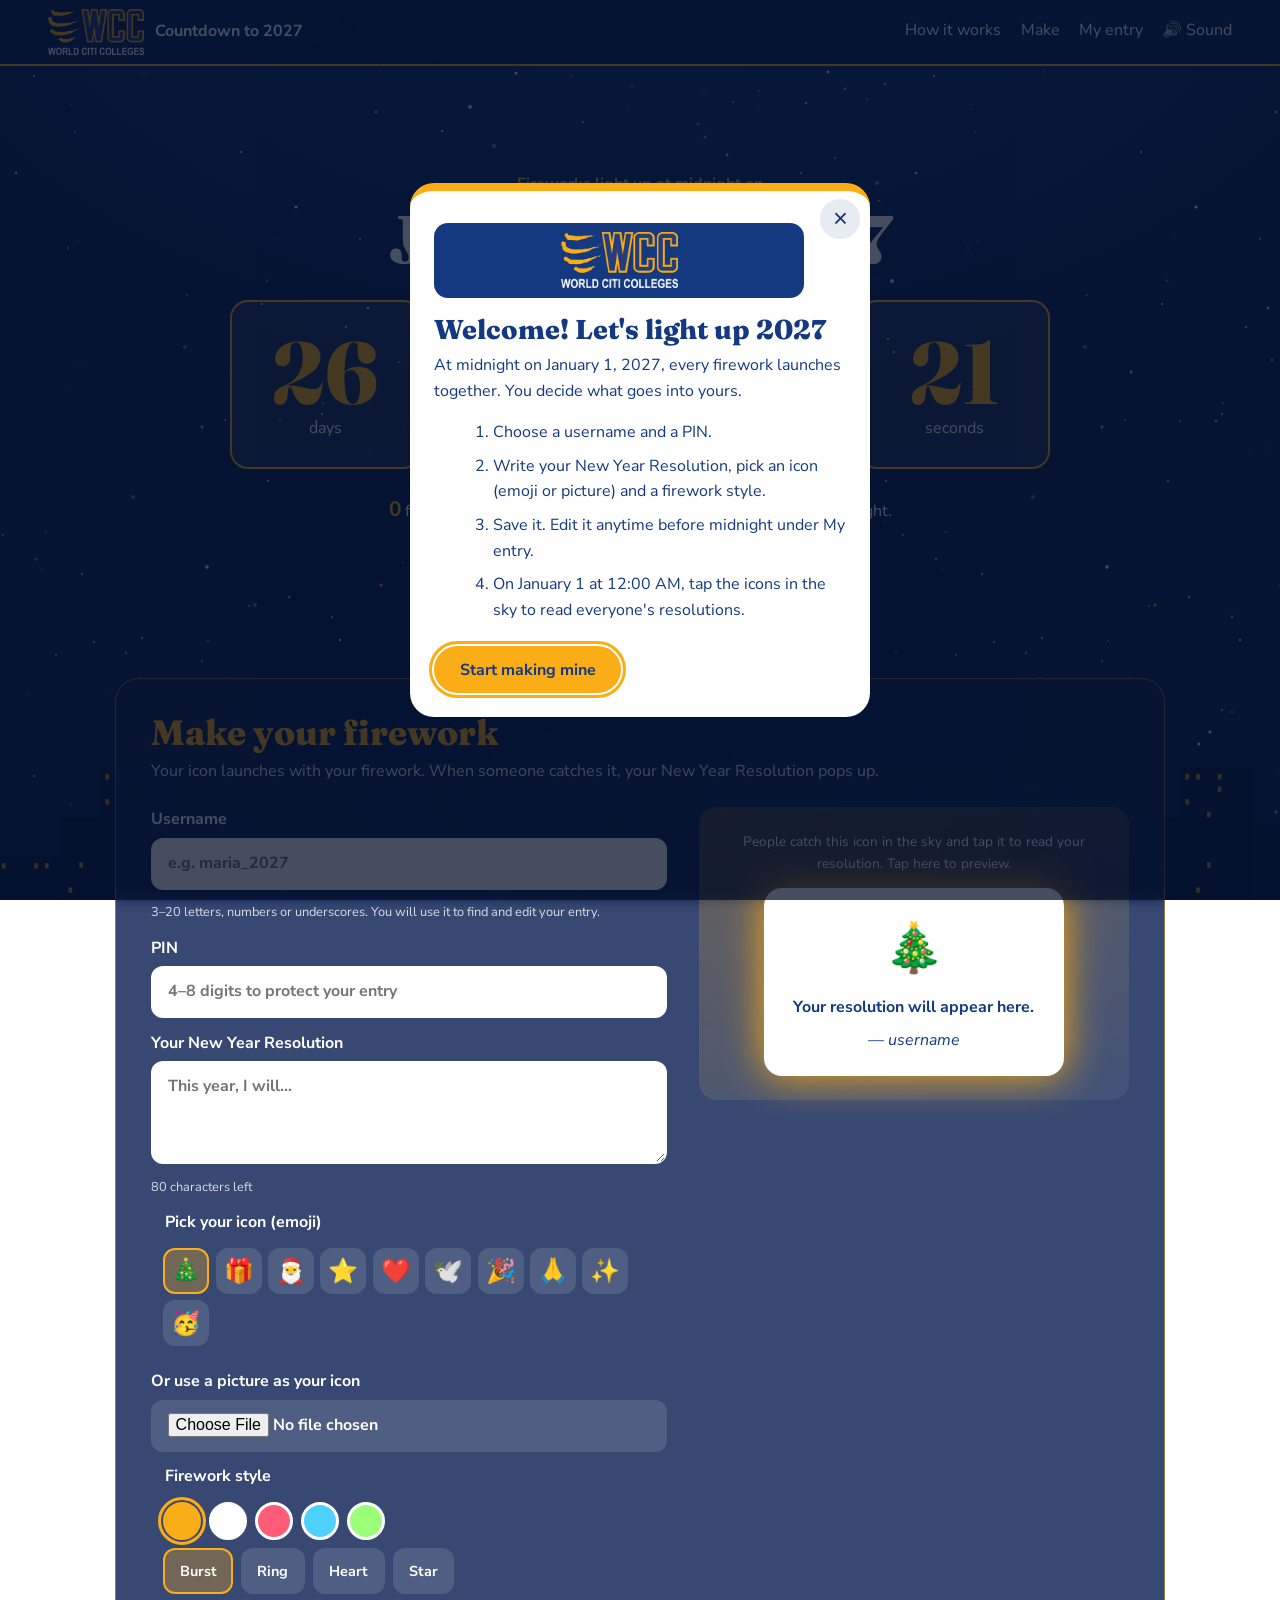
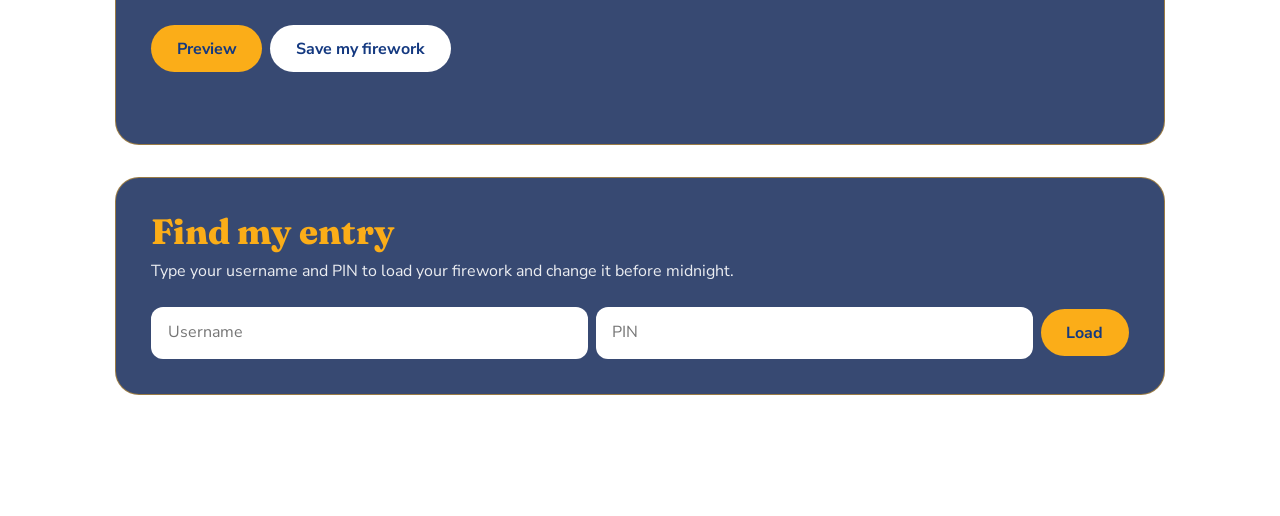
<file: index.html>
<!DOCTYPE html>
<html lang="en">
<head>
<meta charset="utf-8">
<meta name="viewport" content="width=device-width, initial-scale=1">
<title>Countdown to 2027 · World Citi Colleges</title>
<link rel="icon" href="assets/favicon.png">
<meta name="description" content="Write a message, pick a firework, and watch every entry light up the sky at midnight, January 1, 2027.">
<link rel="preconnect" href="https://fonts.googleapis.com">
<link rel="preconnect" href="https://fonts.gstatic.com" crossorigin>
<link href="https://fonts.googleapis.com/css2?family=Fraunces:opsz,wght@9..144,600;9..144,800&family=Nunito+Sans:wght@400;600;700&display=swap" rel="stylesheet">
<link rel="stylesheet" href="style.css">
</head>
<body>
<canvas id="sky" aria-hidden="true"></canvas>
<div id="gifts" aria-live="polite"></div>

<header class="top">
  <a class="brand" href="#top">
    <img src="assets/logo.png" alt="World Citi Colleges logo" width="96" height="46">
    <span>Countdown to 2027</span>
  </a>
  <nav><button type="button" class="navbtn" id="how">How it works</button><a href="#create">Make</a><a href="#find">My entry</a></nav>
</header>

<main id="top">
  <section class="hero">
    <p class="lead">Fireworks light up at midnight on</p>
    <h1>January 1, 2027</h1>
    <div class="clock" id="clock" role="timer" aria-label="Time left until New Year 2027">
      <div><b id="d">--</b><span>days</span></div>
      <div><b id="h">--</b><span>hours</span></div>
      <div><b id="m">--</b><span>minutes</span></div>
      <div><b id="s">--</b><span>seconds</span></div>
    </div>
    <p class="count"><b id="total">0</b> fireworks waiting to launch. The sky opens to everyone at midnight.</p>
    <a class="btn" href="#create">Make yours</a>
  </section>

  <section class="panel" id="create">
    <h2>Make your firework</h2>
    <p class="sub">Your icon launches with your firework. When someone catches it, your New Year Resolution pops up.</p>
    <div class="grid">
      <div class="form">
        <label>Username <input id="user" maxlength="20" autocomplete="off" placeholder="e.g. maria_2027"></label>
        <small>3–20 letters, numbers or underscores. You will use it to find and edit your entry.</small>
        <label>PIN <input id="pin" type="password" inputmode="numeric" maxlength="8" placeholder="4–8 digits to protect your entry"></label>
        <label>Your New Year Resolution <textarea id="msg" maxlength="140" rows="3" placeholder="This year, I will..."></textarea></label>
        <div class="chars"><span id="left">80</span> characters left</div>

        <fieldset><legend>Pick your icon (emoji)</legend>
          <div class="emojis" id="emojis"></div>
        </fieldset>
        <label>Or use a picture as your icon <input id="img" type="file" accept="image/*"></label>
        <div id="imgrow" hidden><img id="thumb" alt="Selected picture"><button type="button" class="ghost" id="rmimg">Remove picture</button></div>

        <fieldset><legend>Firework style</legend>
          <div class="row" id="colors"></div>
          <div class="row" id="shapes"></div>
        </fieldset>

        <div class="row actions">
          <button class="btn" id="preview" type="button">Preview</button>
          <button class="btn alt" id="save" type="button">Save my firework</button>
        </div>
        <p id="status" role="status"></p>
      </div>
      <aside class="card" id="card" aria-label="Preview of your icon and resolution"><p class="hint">People catch this icon in the sky and tap it to read your resolution. Tap here to preview.</p>
        <div class="bubble"><div class="big" id="pEmoji">🎆</div><img id="pImg" alt="" hidden><p id="pMsg">Your resolution will appear here.</p><i id="pUser">— username</i></div>
      </aside>
    </div>
  </section>

  <section class="panel" id="find">
    <h2>Find my entry</h2>
    <p class="sub">Type your username and PIN to load your firework and change it before midnight.</p>
    <div class="row"><input id="fuser" maxlength="20" placeholder="Username"><input id="fpin" type="password" inputmode="numeric" maxlength="8" placeholder="PIN"><button class="btn" id="load" type="button">Load</button></div>
  </section>
</main>

<aside id="finale" class="toast" hidden><button class="x" type="button" aria-label="Close">×</button><h2>Happy New Year 2027!</h2><p>Tap an icon in the sky to read that person's New Year Resolution.</p></aside>
<div class="modal" id="welcome" hidden><div class="box" role="dialog" aria-modal="true" aria-labelledby="wt"><button class="x" data-close type="button" aria-label="Close">×</button><div class="wl"><img src="assets/logo.png" alt="World Citi Colleges" height="56"></div><h2 id="wt">Welcome! Let's light up 2027</h2><p>At midnight on January 1, 2027, every firework launches together. You decide what goes into yours.</p><ol><li>Choose a username and a PIN.</li><li>Write your New Year Resolution, pick an icon (emoji or picture) and a firework style.</li><li>Save it. Edit it anytime before midnight under My entry.</li><li>On January 1 at 12:00 AM, tap the icons in the sky to read everyone's resolutions.</li></ol><button class="btn" id="wgo" data-close type="button">Start making mine</button></div></div>
<footer>Made with love by <b>World Citi Colleges Guimba Campus</b>. Merry Christmas and Happy New Year!</footer>
<script src="sky.js"></script>
<script src="fireworks.js"></script>
<script src="app.js"></script>
</body>
</html>
</file>
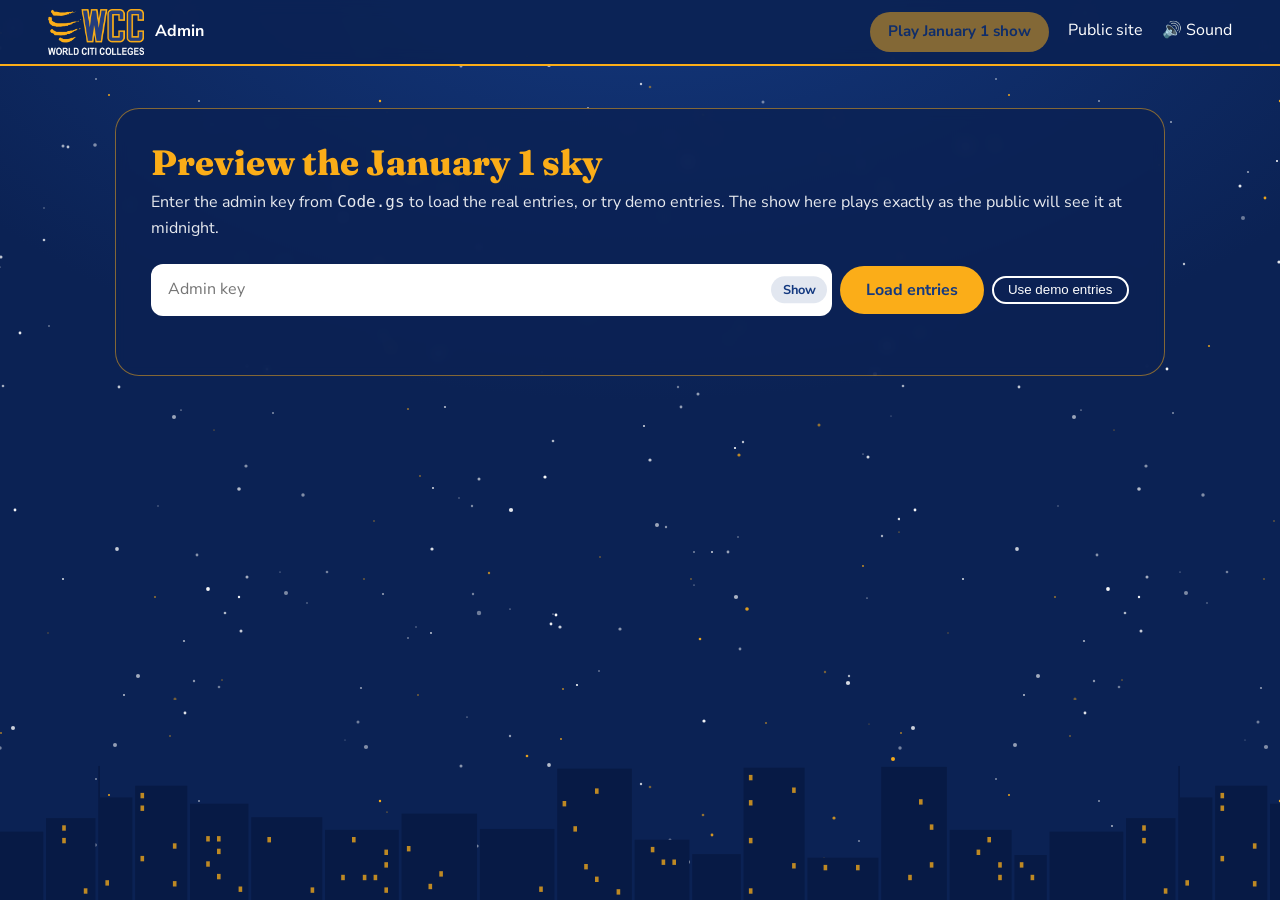
<file: wcc-admin/index.html>
<!DOCTYPE html>
<html lang="en">
<head>
<meta charset="utf-8">
<meta name="viewport" content="width=device-width, initial-scale=1">
<meta name="robots" content="noindex">
<title>Admin · January 1 Preview</title>
<link rel="icon" href="../assets/favicon.png">
<link href="https://fonts.googleapis.com/css2?family=Fraunces:opsz,wght@9..144,600;9..144,800&family=Nunito+Sans:wght@400;600;700&display=swap" rel="stylesheet">
<link rel="stylesheet" href="../style.css">
</head>
<body>
<canvas id="sky" aria-hidden="true"></canvas>
<div id="gifts"></div>
<header class="top">
  <a class="brand" href="./"><img src="../assets/logo.png" alt="World Citi Colleges logo" width="96" height="46"><span>Admin</span></a>
  <nav><button type="button" class="btn" id="play" aria-label="Play January 1 show" disabled><span class="full">Play January 1 show</span><span class="short"><span class="ic">▶</span><span class="tx"> Play</span></span></button><a href="../">Public site</a></nav>
</header>
<main>
  <section class="panel" id="login">
    <h2>Preview the January 1 sky</h2>
    <p class="sub">Enter the admin key from <code>Code.gs</code> to load the real entries, or try demo entries. The show here plays exactly as the public will see it at midnight.</p>
    <div class="row"><div class="pw"><input id="key" type="password" placeholder="Admin key" autocomplete="off"><button type="button" class="eye" aria-label="Show password" aria-pressed="false">Show</button></div><button class="btn" id="go" type="button">Load entries</button><button class="ghost" id="demo" type="button">Use demo entries</button></div>
    <p id="status" role="status"></p>
  </section>
  <section class="panel" id="list" hidden>
    <div class="row between"><h2>Entries (<span id="cnt">0</span>)</h2><button class="btn" id="add" type="button">+ Add entry</button></div>
    <p class="sub" id="info"></p>
    <p id="lstatus" role="status"></p>
    <div class="tablewrap"><table><thead><tr><th>Icon</th><th>Username</th><th>New Year Resolution</th><th>Style</th><th>Actions</th></tr></thead><tbody id="rows"></tbody></table></div>
  </section>
</main>
<div class="modal" id="editor" hidden><div class="box wide" role="dialog" aria-modal="true" aria-labelledby="et">
  <button class="x" data-close type="button" aria-label="Close">×</button>
  <h2 id="et">Add entry</h2>
  <label>Username <input id="eUser" maxlength="20" autocomplete="off" placeholder="letters, numbers, underscore"></label>
  <label>PIN (optional) <div class="pw"><input id="ePin" type="password" inputmode="numeric" maxlength="8" autocomplete="new-password"><button type="button" class="eye" aria-label="Show password" aria-pressed="false">Show</button></div></label>
  <small id="ePinNote"></small>
  <label>New Year Resolution <textarea id="eMsg" maxlength="140" rows="3"></textarea></label>
  <fieldset><legend>Icon (emoji)</legend><div class="emojis" id="eEmojis"></div></fieldset>
  <label>Or a picture <input id="eImg" type="file" accept="image/*"></label>
  <div id="eImgRow" hidden><img id="eThumb" alt="Selected picture"><button type="button" class="ghost" id="eRm">Remove picture</button></div>
  <fieldset><legend>Firework style</legend><div class="row" id="eColors"></div><div class="row" id="eShapes"></div></fieldset>
  <label class="sw2"><input type="checkbox" id="eHidden"> Hide from the public show</label>
  <p id="eStatus" role="status"></p>
  <div class="row"><button class="btn" id="eSave" type="button">Save entry</button><button class="ghost" data-close type="button">Cancel</button></div>
</div></div>
<aside id="finale" class="toast" hidden><button class="x" type="button" aria-label="Close">×</button><h2>Admin preview</h2><p>This is how January 1 looks. Tap an icon to read its resolution. Use Stop show to return.</p></aside>
<script src="../sky.js"></script>
<script src="../fireworks.js"></script>
<script src="admin.js"></script>
</body>
</html>
</file>
<file: style.css>
:root{--gold:#FBAD18;--navy:#143980;--deep:#0b2254;--white:#fff;--r:18px}
*{box-sizing:border-box;margin:0}
html{scroll-behavior:smooth}
body{font:400 1rem/1.6 "Nunito Sans",system-ui,sans-serif;color:var(--white);background:radial-gradient(1200px 700px at 50% -10%,var(--navy),var(--deep) 70%) fixed;min-height:100vh;overflow-x:hidden}
#sky{position:fixed;inset:0;width:100%;height:100%;z-index:7;pointer-events:none}
#gifts{position:fixed;inset:0;z-index:8;pointer-events:none;overflow:hidden}
main,footer{position:relative;z-index:3}main{padding-top:76px}html{scroll-padding-top:84px}
.top{position:fixed;top:0;left:0;right:0;z-index:20;display:flex;justify-content:space-between;align-items:center;gap:.8rem;padding:.55rem clamp(.8rem,4vw,3rem);background:rgba(11,34,84,.94);backdrop-filter:blur(8px);border-bottom:2px solid var(--gold)}.brand{min-width:0}.brand img{height:46px;width:auto;flex:none}.brand span{white-space:nowrap;overflow:hidden;text-overflow:ellipsis}
.brand{display:flex;align-items:center;gap:.7rem;color:var(--white);text-decoration:none;font-weight:700}
nav{display:flex;align-items:center;gap:1.2rem}nav a,.navbtn{color:var(--white);text-decoration:none;border:0;border-bottom:2px solid transparent;background:none;font:inherit;padding:0;cursor:pointer}nav a:hover,.navbtn:hover{border-color:var(--gold)}
a:focus-visible,button:focus-visible,input:focus-visible,textarea:focus-visible{outline:3px solid var(--gold);outline-offset:2px}
.hero{text-align:center;padding:clamp(2rem,8vw,6rem) 1rem 3rem}
.lead{color:var(--gold);font-weight:700}
h1,h2{font-family:Fraunces,Georgia,serif;font-weight:800;line-height:1.1}
h1{font-size:clamp(2rem,7vw,4.2rem);margin:.3rem 0 1.5rem}
.clock{display:grid;grid-template-columns:repeat(4,minmax(0,1fr));gap:clamp(.4rem,2vw,1.2rem);max-width:820px;margin:0 auto 1.5rem}
.clock div{background:rgba(255,255,255,.08);border:2px solid var(--gold);border-radius:var(--r);padding:clamp(.6rem,3vw,1.6rem) .2rem}
.clock b{display:block;font:800 clamp(2rem,10vw,5.5rem)/1 Fraunces,Georgia,serif;color:var(--gold);font-variant-numeric:tabular-nums}
.clock span{font-size:clamp(.7rem,2.5vw,1rem)}
.count{margin-bottom:1.5rem}.count b{color:var(--gold);font-size:1.3em}
.btn{display:inline-block;background:var(--gold);color:var(--navy);border:0;border-radius:99px;padding:.8rem 1.6rem;font:700 1rem "Nunito Sans",sans-serif;cursor:pointer;text-decoration:none;transition:transform .15s}
@media(hover:hover){.btn:hover{transform:translateY(-2px) scale(1.03)}}.btn.alt{background:var(--white)}.btn:disabled{opacity:.5}
.ghost{background:none;border:2px solid var(--white);color:var(--white);border-radius:99px;padding:.3rem .9rem;cursor:pointer}
.panel{max-width:1050px;margin:2rem auto;padding:clamp(1rem,4vw,2.2rem);background:rgba(11,34,84,.82);border:1px solid rgba(251,173,24,.5);border-radius:calc(var(--r) + 6px);backdrop-filter:blur(6px);width:calc(100% - 2rem)}
.panel h2{font-size:clamp(1.5rem,4vw,2.2rem);color:var(--gold)}.sub{margin:.4rem 0 1.4rem;opacity:.9}
.grid{display:grid;grid-template-columns:1.2fr 1fr;gap:2rem}
.form{display:grid;gap:.8rem;align-content:start}
label{display:grid;gap:.3rem;font-weight:700}small,.chars{font-size:.8rem;opacity:.8}
input,textarea{font:inherit;padding:.7rem .9rem;border-radius:12px;border:2px solid transparent;background:var(--white);color:var(--navy);width:100%}
input[type=file]{background:rgba(255,255,255,.12);color:var(--white)}
fieldset{border:0;display:grid;gap:.5rem}legend{font-weight:700;margin-bottom:.4rem}
.row{display:flex;flex-wrap:wrap;gap:.5rem;align-items:center}.row input{flex:1 1 140px;width:auto}
.emojis button,.shape{font-size:1.5rem;width:46px;height:46px;border-radius:12px;border:2px solid transparent;background:rgba(255,255,255,.12);cursor:pointer}
.shape{width:auto;padding:0 .9rem;font:700 .9rem "Nunito Sans",sans-serif;color:var(--white)}
.emojis{display:flex;flex-wrap:wrap;gap:.4rem}
.emojis button[aria-pressed=true],.shape[aria-pressed=true],.sw[aria-pressed=true]{border-color:var(--gold);background:rgba(251,173,24,.3)}
.sw{width:38px;height:38px;border-radius:50%;border:3px solid var(--white);cursor:pointer}.sw[aria-pressed=true]{outline:3px solid var(--gold);outline-offset:2px}
#thumb{width:64px;height:64px;object-fit:cover;border-radius:50%;border:3px solid var(--gold)}#imgrow{display:flex;gap:1rem;align-items:center}
.actions{margin-top:.5rem}#status{min-height:1.5em;font-weight:700}#status.err{color:#ffb4a8}#status.ok{color:var(--gold)}
.card{display:grid;place-items:center;border-radius:var(--r);background:linear-gradient(160deg,rgba(251,173,24,.25),rgba(255,255,255,.05));padding:1.5rem;min-height:260px;position:sticky;top:1rem;align-self:start}
.bubble{background:var(--white);color:var(--navy);border-radius:var(--r);padding:1.4rem;text-align:center;max-width:300px;width:100%;box-shadow:0 0 40px var(--pc,#FBAD18);overflow-wrap:anywhere}
.bubble .big{font-size:3rem}.bubble img{width:110px;height:110px;object-fit:cover;border-radius:50%;border:4px solid var(--gold)}.bubble p{font-weight:700;margin:.5rem 0}
footer{text-align:center;padding:2rem 1rem;opacity:.85}
@media(max-width:760px){.grid{grid-template-columns:1fr}.card{position:static;order:-1;min-height:0}}
@media(prefers-reduced-motion:reduce){.icon{animation:none}html{scroll-behavior:auto}}

@media(max-width:560px){.brand span{display:none}nav{gap:.8rem;font-size:.92rem}}
body.show main,body.show footer{display:none}
.icon{position:absolute;width:58px;height:58px;margin:-29px 0 0 -29px;padding:0;overflow:hidden;border-radius:50%;border:3px solid var(--gold);background:var(--white);font-size:1.9rem;line-height:1;display:grid;place-items:center;cursor:pointer;pointer-events:auto;box-shadow:0 0 22px var(--c,#FBAD18);animation:drift 14s linear forwards,glow 1s ease-in-out infinite alternate}
.icon img{width:100%;height:100%;object-fit:cover}
@keyframes drift{0%{opacity:0;transform:scale(.2)}6%{opacity:1;transform:scale(1)}85%{opacity:1}100%{opacity:0;transform:translate(var(--dx),var(--dy))}}
@keyframes glow{to{box-shadow:0 0 38px 6px var(--c,#FBAD18)}}
.modal{position:fixed;inset:0;z-index:30;display:grid;place-items:center;padding:1rem;background:rgba(5,15,40,.74);overflow:auto}.modal[hidden],.toast[hidden]{display:none}
.box{position:relative;background:var(--white);color:var(--navy);border-radius:calc(var(--r) + 6px);padding:2rem 1.5rem 1.5rem;max-width:460px;width:100%;border-top:8px solid var(--gold);animation:in .25s ease-out}
@keyframes in{from{opacity:0;transform:scale(.92)}}
.box h2,.box h3{font-family:Fraunces,Georgia,serif;font-weight:800;line-height:1.15;margin-bottom:.5rem}.box h2{font-size:1.7rem}
.box ol{margin:1rem 0 1.4rem 1.2rem;display:grid;gap:.5rem}
.x{position:absolute;top:.5rem;right:.6rem;width:40px;height:40px;border-radius:50%;border:0;background:rgba(20,57,128,.1);color:var(--navy);font-size:1.6rem;line-height:1;cursor:pointer}.x:hover{background:var(--gold)}
#reso .box{text-align:center}#reso .ico{font-size:3.4rem}#reso .ico img{width:96px;height:96px;object-fit:cover;border-radius:50%;border:4px solid var(--gold)}
.rtext{font-size:1.25rem;font-weight:700;margin:.4rem 0 .8rem;overflow-wrap:anywhere}
.toast{position:fixed;top:84px;left:50%;transform:translateX(-50%);z-index:9;width:min(92vw,420px);background:var(--white);color:var(--navy);border-radius:var(--r);padding:1rem 3rem 1rem 1.2rem;border-left:8px solid var(--gold);box-shadow:0 8px 30px rgba(0,0,0,.4)}
.toast h2{font-size:1.4rem;margin-bottom:.2rem}
.hint{font-size:.85rem;margin-bottom:.8rem;text-align:center}.card{align-content:center}
.tablewrap{overflow-x:auto}table{width:100%;border-collapse:collapse;min-width:560px}th,td{padding:.6rem;border-bottom:1px solid rgba(255,255,255,.18);text-align:left;vertical-align:middle}
td img{width:38px;height:38px;border-radius:50%;object-fit:cover}tr.hid{opacity:.45}.dot{display:inline-block;width:12px;height:12px;border-radius:50%;margin-right:.4rem;border:1px solid #fff}

.sw2{display:flex;align-items:center;gap:.7rem;margin:.7rem 0}.box input[type=checkbox]{width:22px;height:22px;accent-color:var(--navy);flex:none}
.box input[type=range]{padding:0;accent-color:var(--navy);background:none}.box small{display:block;margin:.8rem 0 1rem}
.toast small.snd{display:block;margin-top:.4rem;font-weight:700}
@media(max-width:560px){.lb{display:none}#sndBtn .ic{font-size:1.2rem}}
.box select{font:inherit;padding:.6rem .8rem;border-radius:12px;border:2px solid var(--navy);background:#fff;color:var(--navy);width:100%}.box label{margin-top:.6rem}

#stars,#stars2,#skyline,#bg{position:fixed;pointer-events:none;z-index:0}
#stars,#stars2{inset:0;background-size:900px 700px;animation:tw 5s ease-in-out infinite alternate}#stars2{background-position:300px 200px;animation-duration:8s;animation-delay:-3s}
@keyframes tw{from{opacity:.35}to{opacity:1}}
#skyline{left:0;right:0;bottom:0;height:clamp(70px,16vh,150px);background-repeat:repeat-x;background-size:auto 100%;background-position:bottom}
#bg{inset:0;width:100%;height:100%;opacity:.4}body.show #bg{opacity:.25}
.icon.school{width:88px;height:88px;margin:-44px 0 0 -44px;background:var(--navy)}.icon.school img{object-fit:contain;padding:9px}
#reso .ico.school{background:var(--navy);border-radius:14px;padding:.8rem;margin-bottom:.8rem}
#reso .ico.school img{width:100%;max-width:240px;height:auto;border:0;border-radius:0;object-fit:contain}
.wl{background:var(--navy);border-radius:14px;padding:.6rem;margin:0 2.6rem 1rem 0}.wl img{display:block;height:56px;width:auto;margin:auto}
@media(max-width:560px){.brand img{height:38px}nav{gap:.6rem;font-size:.82rem}}
@media(prefers-reduced-motion:reduce){#stars,#stars2{animation:none}}
[hidden]{display:none!important}
.row.between{justify-content:space-between}.row.between h2{margin:0}
.box.wide{max-width:520px;max-height:92vh;overflow:auto}.box.wide>label,.box.wide>fieldset{margin-top:.7rem}
.box .shape{color:var(--navy);background:rgba(20,57,128,.1)}.box .emojis button{background:rgba(20,57,128,.1)}.box .ghost{color:var(--navy);border-color:var(--navy)}
.box textarea,.box input:not([type=checkbox]):not([type=range]){border:2px solid rgba(20,57,128,.3)}
#eImgRow{display:flex;gap:1rem;align-items:center}#eThumb{width:64px;height:64px;object-fit:cover;border-radius:50%;border:3px solid var(--gold)}
.ghost.sm{padding:.2rem .7rem;font-size:.85rem;margin:0 .3rem .3rem 0}.ghost.danger{border-color:#ff9a8a;color:#ff9a8a}
.box #eStatus.err{color:#b3261e}.box #eStatus.ok{color:var(--navy)}

.short{display:none}
.top nav{flex-wrap:nowrap;flex:none}.top .btn{white-space:nowrap;padding:.55rem 1.1rem}
@media(max-width:700px){.full{display:none}.short{display:inline}.top .btn{padding:.45rem .9rem;font-size:.9rem}}
@media(max-width:380px){.top{gap:.4rem}.top .btn{padding:.4rem .7rem;font-size:.85rem}}

.pw{position:relative;display:flex;flex:1 1 200px}.pw input{width:100%;padding-right:4.8rem}
.eye{position:absolute;right:.35rem;top:50%;transform:translateY(-50%);border:0;border-radius:99px;background:rgba(20,57,128,.12);color:var(--navy);font:700 .8rem "Nunito Sans",sans-serif;padding:.3rem .7rem;cursor:pointer}
.eye:hover{background:var(--gold)}

html{-webkit-text-size-adjust:100%;text-size-adjust:100%}
#play{font-size:.95rem;line-height:1;min-height:40px;flex:none}
@media(max-width:700px){#play{padding:0 .9rem;font-size:.85rem}}
@media(max-width:480px){#play .tx{display:none}#play{display:grid;place-items:center;width:40px;height:40px;min-height:0;padding:0;border-radius:50%;font-size:1rem}}
#lstatus{min-height:1.5em;font-weight:700}#lstatus.err{color:#ffb4a8}#lstatus.ok{color:var(--gold)}
</file>
